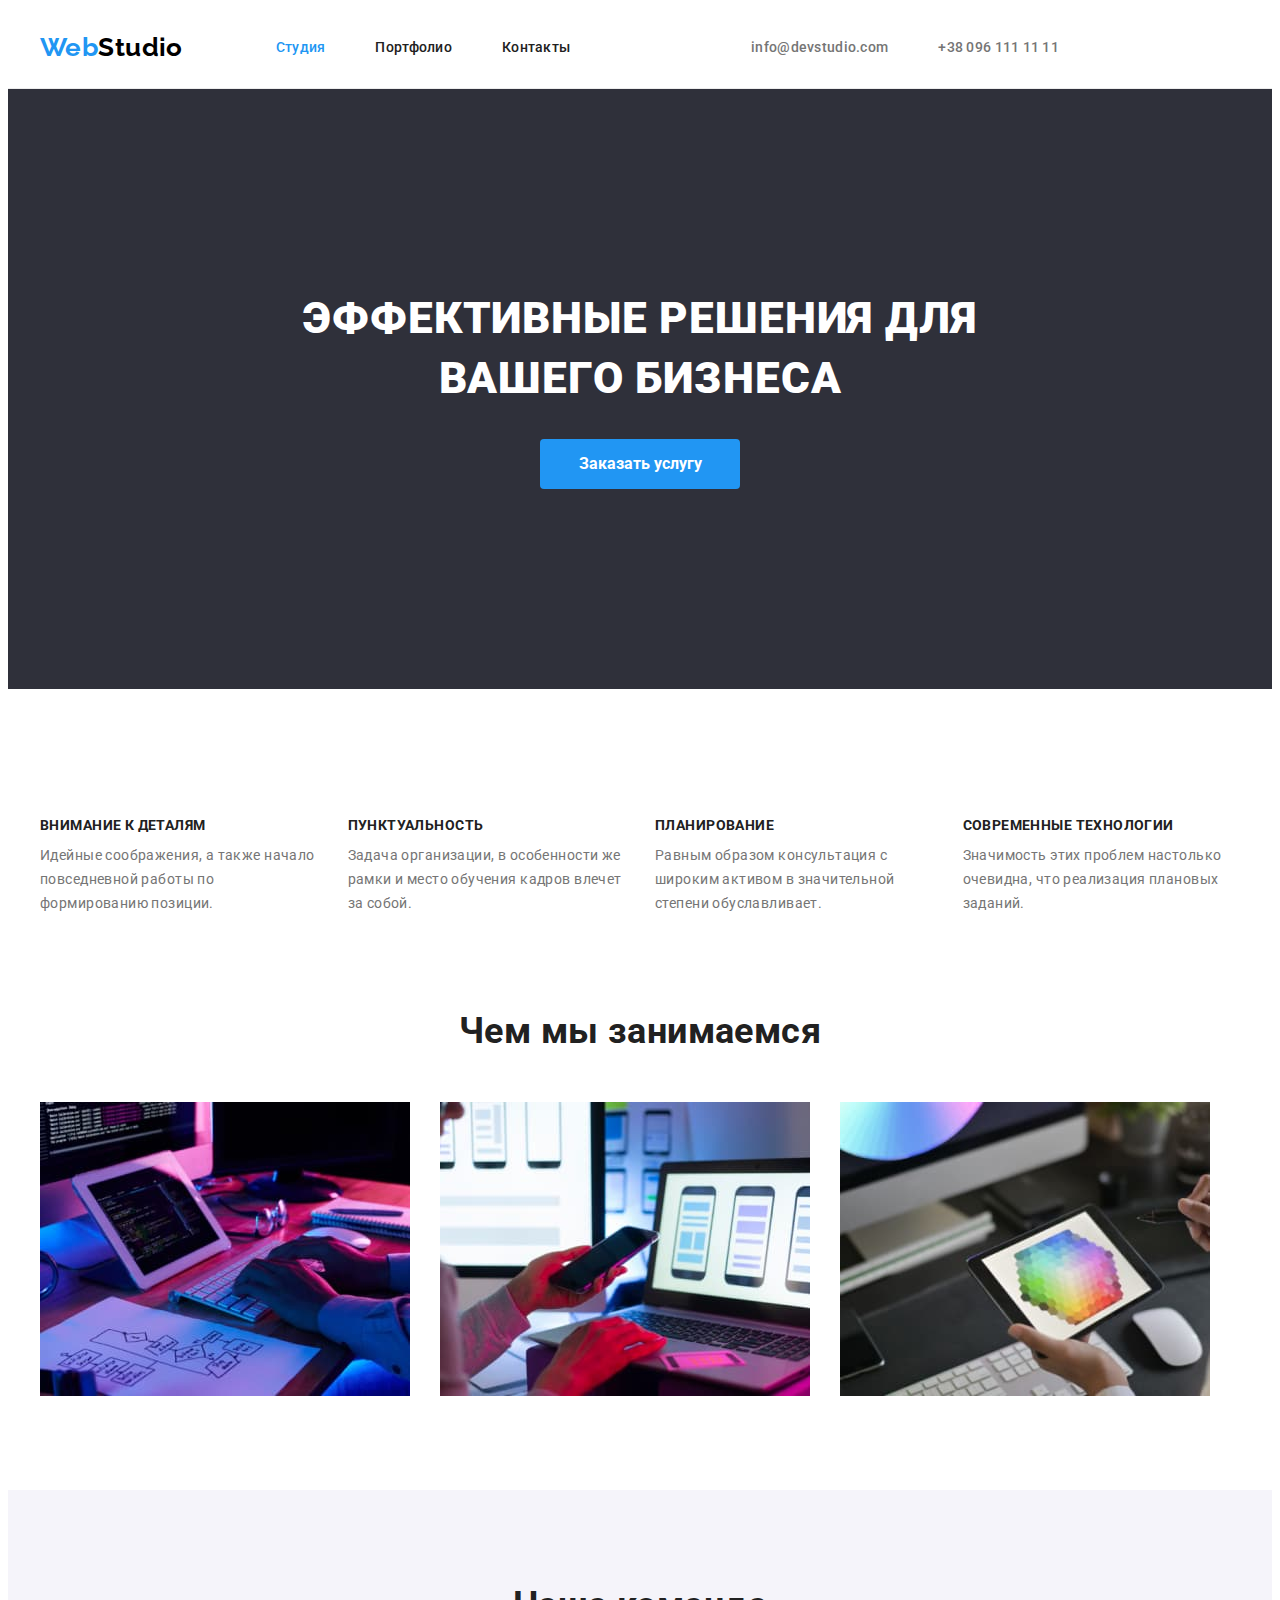
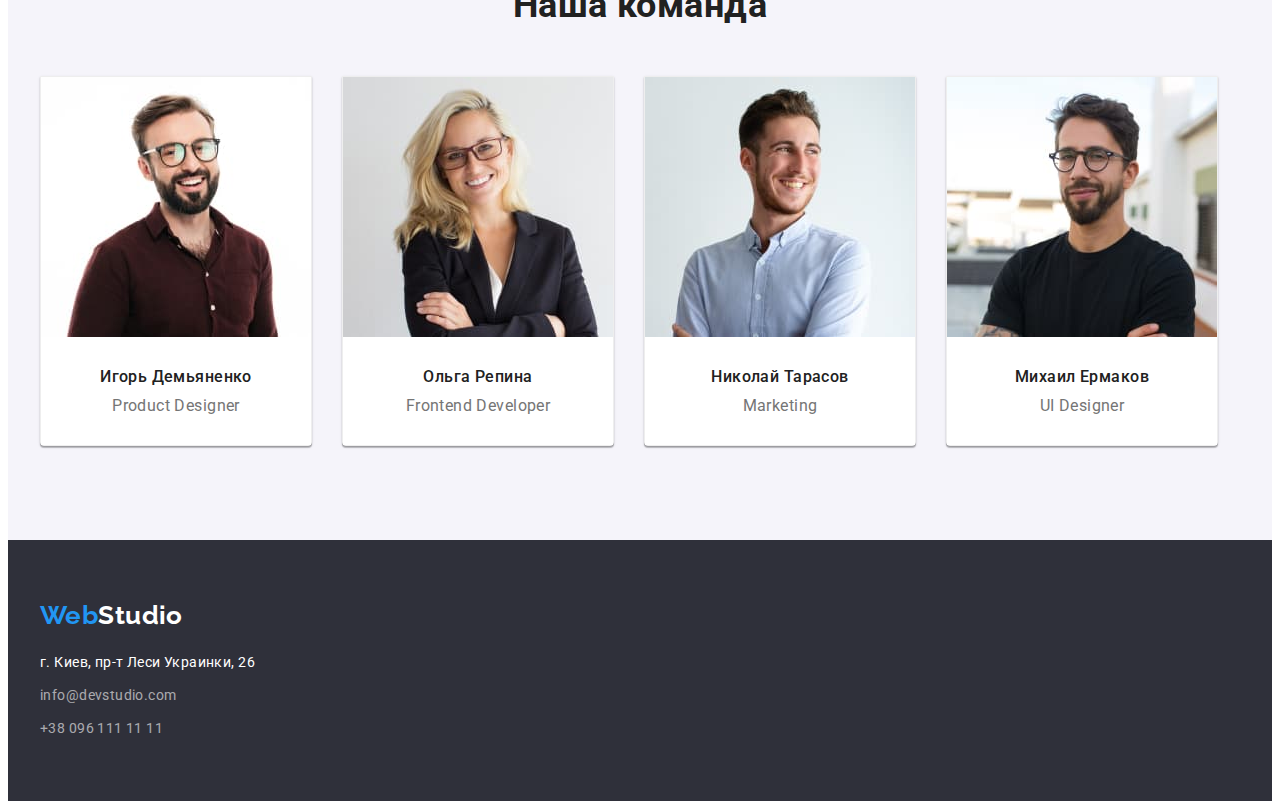
<file: index.html>
<!DOCTYPE html>
<html lang="ru">
<head>
    <meta charset="UTF-8">
    <meta http-equiv="X-UA-Compatible" content="IE=edge">
    <meta name="viewport" content="width=device-width, initial-scale=1.0">
    <title>Веб-студия</title>
    <link rel="stylesheet" href="https://cdnjs.cloudflare.com/ajax/libs/modern-normalize/1.1.0/modern-normalize.min.css"
        integrity="sha512-wpPYUAdjBVSE4KJnH1VR1HeZfpl1ub8YT/NKx4PuQ5NmX2tKuGu6U/JRp5y+Y8XG2tV+wKQpNHVUX03MfMFn9Q=="
        crossorigin="anonymous" referrerpolicy="no-referrer" />
    <link href="https://fonts.googleapis.com/css2?family=Raleway:wght@700&family=Roboto:wght@400;500;700;900&display=swap"
        rel="stylesheet">
    <link rel="stylesheet" href="https://cdnjs.cloudflare.com/ajax/libs/modern-normalize/1.1.0/modern-normalize.min.css"
        integrity="sha512-wpPYUAdjBVSE4KJnH1VR1HeZfpl1ub8YT/NKx4PuQ5NmX2tKuGu6U/JRp5y+Y8XG2tV+wKQpNHVUX03MfMFn9Q=="
        crossorigin="anonymous" referrerpolicy="no-referrer" />
    <link rel="stylesheet" href="./css/styles.css">
</head>
<body>
    <!-- * HEADER *-->
    <header class="header">
        <div class="container main-nav">
        <nav class="nav">
            <a href="/" class="logo link">
                <span>Web</span>Studio
            </a>
            <ul class="site-nav list">
                <li class="site-nav-li"><a href="./index.html" class="link current">Студия</a></li>
                <li class="site-nav-li"><a href="./portfolio.html" class="link">Портфолио</a></li>
                <li class="site-nav-li"><a href="" class="link">Контакты</a></li>
            </ul>
        </nav>
        <div class="outh-contact">
        <ul class="outh-nav list">
            <li class="outh-nav-li"><a href="mailto:info@devstudio.com" class="link">info@devstudio.com</a></li>
            <li class="outh-nav-li"><a href="tel:+380961111111" class="link">+38 096 111 11 11</a></li>
        </ul>
        </div>
        </div>
    </header>
    
    <main>
        <!--------------- HERO --------------------->
        <section class="hero">
            <div class="container">
            <h1 class="hero-title">Эффективные решения для вашего бизнеса</h1>
            <button type="button" class="hero-button">Заказать услугу</button>       
            </div>
        </section>

        <!-------------- Особенности ---------------->
        <section class="section">
            <div class="container">
            <h2 class="peculiarities">Особенности работы веб студии</h2>
            <ul class="features list">
                <li class="sektion-list">
                    <h3 class="section-title">Внимание к деталям</h3>
                    <p>Идейные соображения, а также начало повседневной работы по формированию позиции.</p>
                </li>
                <li class="sektion-list">
                    <h3 class="section-title">Пунктуальность</h3>
                    <p>Задача организации, в особенности же рамки и место обучения кадров влечет за собой.</p>
                </li>
                <li class="sektion-list">
                    <h3 class="section-title">Планирование</h3>
                    <p>Равным образом консультация с широким активом в значительной степени обуславливает.</p>
                </li>
                <li class="sektion-list">
                    <h3 class="section-title">Современные технологии</h3>
                    <p>Значимость этих проблем настолько очевидна, что реализация плановых заданий.</p>
                </li>
            </ul>
            </div>
        </section>
        
        <!---------- Чем занимаются ---------->
        <section class="classes">
            <div class="container">
            <h2 class="section-title-common">Чем мы занимаемся</h2>
            <ul class="items list">
                <li class="items-img">
                   <img src="./images/box1.jpg" alt="человек набирает програмный код" width="370" height="294"/>
                </li>
                <li class="items-img">
                    <img src="./images/box2.jpg" alt="конструкторы мобильных приложений" width="370" height="294" />
                </li>
                <li class="items-img">
                    <img src="./images/box3.jpg" alt="планшет с цветовой круговой гаммой" width="370" height="294" />
                </li>
            </ul>
    
            </div>
        </section>

        <!-------------------- Team ------------------->
        <section class="section section-team">
            <div class="container">
            <h2 class="section-title-common">Наша команда</h2>
            <ul class="team list">
                <li class="resume">
                    <img class="photo" src="./images/img.jpg" alt="фото Игоря Демьяненко" width="270" height="260" />
                    <div class="desc">
                    <h3 class="name">Игорь Демьяненко</h3>
                    <p lang="eng" class="profession">Product Designer</p>
                    </div>
                </li>
                <li class="resume">
                    <img class="photo"src="./images/img-1.jpg" alt="фото Ольги Репеной" width="270" height="260" />
                    <div class="desc">
                    <h3 class="name">Ольга Репина</h3>
                    <p lang="eng" class="profession"   >Frontend Developer</p>
                    </div>
                </li>
                <li class="resume">
                    <img class="photo"src="./images/img-2.jpg" alt="фото Николая Тарасова" width="270" height="260" />
                    <div class="desc">
                    <h3 class="name">Николай Тарасов</h3>
                    <p lang="eng" class="profession">Marketing</p>
                    </div>
                </li>
                <li class="resume">
                    <img class="photo"src="./images/img-3.jpg" alt="фото Михаила Ермакова" width="270" height="260" />
                    <div class="desc">
                    <h3 class="name">Михаил Ермаков</h3>
                    <p lang="eng" class="profession"> UI Designer </p>
                    </div>
                </li>
            </ul>
            </div>
        </section>
    
    </main>

    <!-------------- FOOTER ---------------------->
    <footer class="page-footer">
        <div class="container">
        <a href="/" class="logo-footer link">
            <span>Web</span>Studio
        </a>
        <address>
            <ul class="footer-list list">
                <li class="footer-list-item"><a href="https://goo.gl/maps/BhmrnXZtfYNDPZvGA" target="_blank" title="г. Киев, пр-т Леси Украинки, 26"
                        class="link">
                        г. Киев, пр-т Леси Украинки, 26
                    </a></li>
                <li class="footer-list-item"><a href="mailto:info@devstudio.com" class="link contacts">info@devstudio.com</a></li>
                <li class="footer-list-item"><a href="tel:+380961111111" class="link contacts">+38 096 111 11 11</a></li>
            </ul>
        </address>
        </div>
    
    </footer>
</body>
</html>
</file>
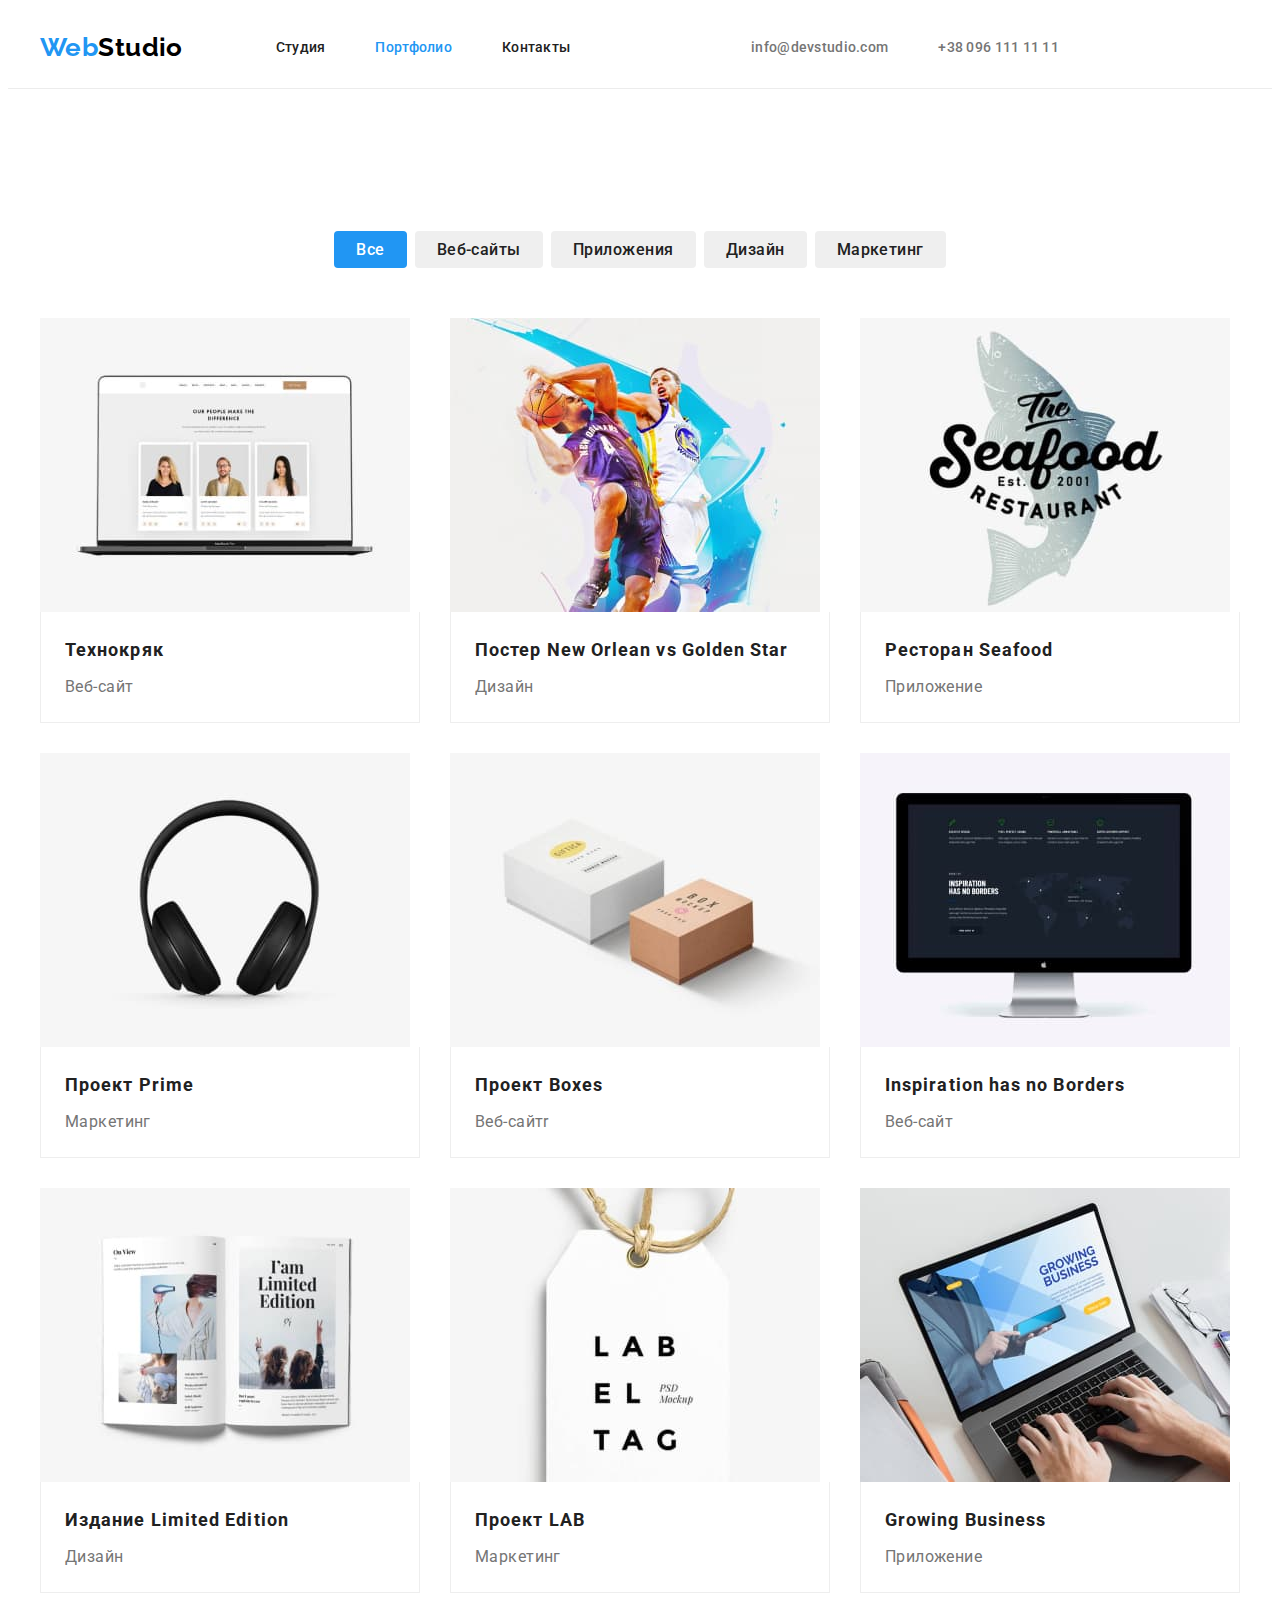
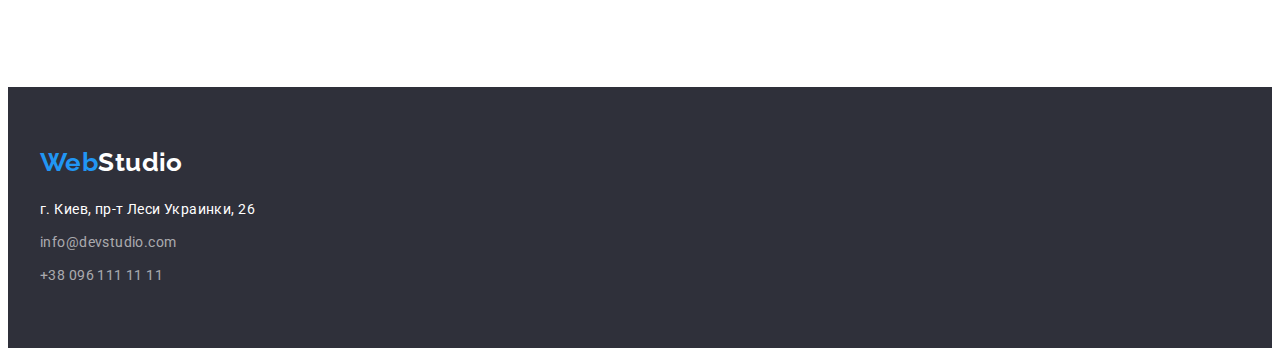
<file: portfolio.html>
<!DOCTYPE html>
<html lang="ru">

<head>
    <meta charset="UTF-8">
    <meta http-equiv="X-UA-Compatible" content="IE=edge">
    <meta name="viewport" content="width=device-width, initial-scale=1.0">
    <title>Веб-студия|Портфолио</title>
    <link rel="stylesheet" href="https://cdnjs.cloudflare.com/ajax/libs/modern-normalize/1.1.0/modern-normalize.min.css"
        integrity="sha512-wpPYUAdjBVSE4KJnH1VR1HeZfpl1ub8YT/NKx4PuQ5NmX2tKuGu6U/JRp5y+Y8XG2tV+wKQpNHVUX03MfMFn9Q=="
        crossorigin="anonymous" referrerpolicy="no-referrer" />
    <link href="https://fonts.googleapis.com/css2?family=Raleway:wght@700&family=Roboto:wght@400;500;700;900&display=swap"
        rel="stylesheet">
    <link rel="stylesheet" href="https://cdnjs.cloudflare.com/ajax/libs/modern-normalize/1.1.0/modern-normalize.min.css"
            integrity="sha512-wpPYUAdjBVSE4KJnH1VR1HeZfpl1ub8YT/NKx4PuQ5NmX2tKuGu6U/JRp5y+Y8XG2tV+wKQpNHVUX03MfMFn9Q=="
            crossorigin="anonymous" referrerpolicy="no-referrer" />
    <link rel="stylesheet" href="./css/styles.css">
</head>

<body>
    <header class="header">
        <div class="container main-nav">
            <nav class="nav">
                <a href="/" class="logo link">
                    <span>Web</span>Studio
                </a>
                <ul class="site-nav list">
                    <li class="site-nav-li"><a href="./index.html" class="link ">Студия</a></li>
                    <li class="site-nav-li"><a href="./portfolio.html" class="link current">Портфолио</a></li>
                    <li class="site-nav-li"><a href="" class="link">Контакты</a></li>
                </ul>
            </nav>
            <div class="outh-contact">
                <ul class="outh-nav list">
                    <li class="outh-nav-li"><a href="mailto:info@devstudio.com" class="link">info@devstudio.com</a></li>
                    <li class="outh-nav-li"><a href="tel:+380961111111" class="link">+38 096 111 11 11</a></li>
                </ul>
            </div>
        </div>
    </header>

    <main>
        <section class="section">
            <div class="container">
        <h1 class="portfolio">Портфолио</h1>
            <ul class="section-nav list">
                <li class="portfolio-button">
                    <button type="button" class="button current">Все</button>
                </li>
                <li class="portfolio-button">
                    <button type="button" class="button">Веб-сайты</button>
                </li>
                <li class="portfolio-button">
                    <button type="button" class="button">Приложения</button>
                </li>
                <li class="portfolio-button">
                    <button type="button" class="button">Дизайн</button>
                </li>
                <li class="portfolio-button">
                    <button type="button" class="button">Маркетинг</button>
                </li>
            </ul>
        
            <ul class="work-exemple list">
                <li class="work-list">
                    <img src="./images/prtfl.jpg" alt="Первый пример работы" width="370" height="294" />
                <div class="portfolio-desc">
                    <h3 class="type">Технокряк</h3>
                    <p class="work-text">Веб-сайт</p>
                </div>
                </li>
                <li class="work-list">
                    <img src="./images/prtfl1.jpg" alt="Второй пример работы" width="370" height="294" />
                <div class="portfolio-desc">
                     <h3 class="type">Постер New Orlean vs Golden Star</h3>
                    <p class="work-text">Дизайн</p>
                 </div>
                </li>
                <li class="work-list">
                    <img src="./images/prtfl2.jpg" alt="Третий пример работы" width="370" height="294" />
                <div class="portfolio-desc">
                    <h3 class="type">Ресторан Seafood</h3>
                    <p class="work-text">Приложение</p>
                 </div>
                </li>
                <li class="work-list">
                    <img src="./images/prtfl3.jpg" alt="Четвертый пример работы" width="370" height="294" />
                <div class="portfolio-desc">
                    <h3 class="type">Проект Prime</h3>
                    <p class="work-text">Маркетинг</p>
                
                </div>
            </li>
                <li class="work-list">
                    <img src="./images/prtfl4.jpg" alt="Пятый пример работы" width="370" height="294" />
                <div class="portfolio-desc">
                    <h3 class="type">Проект Boxes</h3>
                    <p class="work-text">Веб-сайтr</p>
                
                </div>
            </li>
                <li class="work-list">
                    <img src="./images/prtfl5.jpg" alt="Шестой пример работы" width="370" height="294" />
                <div class="portfolio-desc">
                    <h3 class="type">Inspiration has no Borders</h3>
                    <p class="work-text">Веб-сайт</p>
                
                </div>
            </li>
                <li class="work-list">
                    <img src="./images/prtfl6.jpg" alt="Седьмой пример работы" width="370" height="294" />
                <div class="portfolio-desc">
                    <h3 class="type">Издание Limited Edition</h3>
                    <p class="work-text"> Дизайн</p>

                </div>
            </li>
                <li class="work-list">
                    <img src="./images/prtfl7.jpg" alt="Восьмой пример работы" width="370" height="294" />
                <div class="portfolio-desc">
                    <h3 class="type">Проект LAB</h3>
                    <p class="work-text">Маркетинг</p>
                </div>
            </li>
                <li class="work-list">
                    <img src="./images/prtfl8.jpg" alt="Девятый пример работы" width="370" height="294" />
                <div class="portfolio-desc">
                    <h3 class="type">Growing Business</h3>
                    <p class="work-text">Приложение</p>
                </div>
            </li>
            </ul>
            </div>
        </section>      
    </main>
     <!-------------- FOOTER ---------------------->
    <footer class="page-footer">
        <div class="container">
            <a href="/" class="logo-footer link">
                <span>Web</span>Studio
            </a>
            <address>
                <ul class="footer-list list">
                    <li class="footer-list-item"><a href="https://goo.gl/maps/BhmrnXZtfYNDPZvGA" target="_blank"
                            title="г. Киев, пр-т Леси Украинки, 26" class="link">
                            г. Киев, пр-т Леси Украинки, 26
                        </a></li>
                    <li class="footer-list-item"><a href="mailto:info@devstudio.com"
                            class="link contacts">info@devstudio.com</a></li>
                    <li class="footer-list-item"><a href="tel:+380961111111" class="link contacts">+38 096 111 11 11</a>
                    </li>
                </ul>
            </address>
        </div>
    
    </footer>
</body>

</html>
</file>
<file: css/styles.css>
/* цвет основного текса color: #757575;  */
/* Цвет вторичного текста color: #212121; */
/* Акцент #2196F3; */
/* Цвет основного фона #ffffff;*/
/* Цвет фона Футера background: #2F303A; */
/* Цвет вторичного фона #F5F4FA; */
:root {
  --primary-tex-color: #212121;
  --title-text-color: #757575;
  --accent-color: #2196f3;
  --title-background-color: #ffffff;
  --botton-background-color: #f5f4fa;
  --fuuter-background-color: #2f303a;
  --prymary-background-color: #e5e5e5;
}

body {
  color: var(--title-text-color);
  background-color: var(--primary-background-color);

  font-family: Roboto, sans-serif;
  font-size: 14px;
  line-height: 1.7;
  letter-spacing: 0.03em;
}

p,
h1,
h2,
h3,
h4,
h5,
h6 {
  margin: 0;
}
ul {
  margin: 0;
  padding-left: 0;
}

img {
  display: block;
  max-width: 100%;
  height: auto;
}

.list {
  list-style: none;
}
.link {
  text-decoration: none;
}

.container {
  width: 1200px;
  padding-left: 15px;
  padding-right: 15px;
  margin-left: auto;
  margin-right: auto;
}

/* ---------------------HEADER -------------------*/
.header {
  background-color: var(--title-background-color);

  font-weight: 500;
  font-size: 14px;
  line-height: 1.14;

  border-bottom: 1px solid #ececec;
}

.logo {
  display: flex;
  padding: 24px 0;
  margin-right: 93px;

  color: #000000;

  font-family: Raleway, sans-serif;
  font-weight: 700;
  font-size: 26px;
  line-height: 1.2;
}
.logo span {
  color: var(--accent-color);
}
.outh-contact {
  margin: 0 auto;
}

/*-------------------header navigation -------------------------- */
.main-nav {
  display: flex;
  align-items: center;
}
.nav {
  display: flex;
}

.site-nav {
  display: flex;
  align-items: center;
}
/* .site-nav-li:nth-child(-n + 2) {
  margin-right: 50px;
} */
.site-nav-li:not(:last-child) {
  margin-right: 50px;
}

.site-nav .link {
  display: block;
  padding: 32px 0;

  color: var(--primary-tex-color);
  letter-spacing: 0.02em;
}
.site-nav .link:hover,
.site-nav .link:focus {
  color: var(--accent-color);
}
.site-nav .link.current {
  color: var(--accent-color);
}

.outh-nav {
  display: flex;
}
.outh-nav-li:not(:last-child) {
  margin-right: 50px;
}

.outh-nav .link {
  display: block;
  padding: 32px 0;

  color: var(--title-text-color);

  letter-spacing: 0.02em;
}
.outh-nav .link:hover,
.outh-nav .link:focus {
  color: var(--accent-color);
}

/* -------------------------PORTFOLIO -----------------------*/

.portfolio {
  visibility: hidden;
}

/* -----------------------Button nav-------------------------*/
.section-nav .button {
  display: inline-block;
  border-radius: 4px;
  padding: 6px 22px;

  color: var(--primary-tex-color);

  font-family: Roboto, sans-serif;
  text-align: center;
  font-style: normal;
  font-weight: 500;
  font-size: 16px;
  line-height: 1.62;
  cursor: pointer;
  border: none;
  letter-spacing: 0.03em;
}
.section-nav {
  display: flex;
  margin-bottom: 50px;
  justify-content: center;
}

.section-nav .button:hover,
.section-nav .button:focus {
  color: var(--title-background-color);
  background-color: var(--accent-color);
}
.section-nav .button.current {
  color: var(--title-background-color);
  background-color: var(--accent-color);
}
.portfolio-button:not(:last-child) {
  margin-right: 8px;
}

/* -----------WORK Portfolio---------------- */

.work-exemple {
  display: flex;
  flex-wrap: wrap;
  margin-right: -30px;
  margin-bottom: -30px;

  font-size: 16px;
  line-height: 1.87;
}

.work-list {
  flex-basis: calc(100% / 3 - 30px);
  margin-right: 30px;
  margin-bottom: 30px;

  box-sizing: border-box;
}

.portfolio-desc {
  border: 1px solid #eeeeee;
  border-top: none;
  padding: 20px 24px;
}
.work-exemple .type {
  margin-bottom: 4px;

  color: var(--primary-tex-color);

  font-weight: 700;
  font-size: 18px;
  line-height: 2;
  letter-spacing: 0.06em;
}
/* ---------------ОСНОВНАЯ СТРАНИЦА-------------------------- */
/* -----------------------Hero ------------------------------*/
.hero {
  padding-top: 200px;
  padding-bottom: 200px;

  color: var(--title-background-color);
  background-color: var(--fuuter-background-color);
  text-align: center;
  letter-spacing: 0.06em;
}
.hero-title {
  max-width: 696px;
  padding: 0 45px;
  margin: 0 auto;
  margin-bottom: 30px;

  font-weight: 900;
  font-size: 44px;
  line-height: 1.36;
  text-transform: uppercase;
}
/* ---------------------HERO BUTTON ------------------- */
.hero-button {
  display: inline-block;
  border: none;
  border-radius: 4px;
  /* padding: 10px 32px; */
  cursor: pointer;

  min-width: 200px;
  height: 50px;

  font-family: inherit;
  color: var(--title-background-color);
  background-color: var(--accent-color);

  font-weight: 700;
  font-size: 16px;
  line-height: 1.88;
}
.hero .button:hover {
  color: var(--title-text-color);
}
/* -----------------------ОСОБЕННОСТИ------------------- */
.section {
  padding-top: 94px;
  padding-bottom: 94px;
}
.features {
  display: flex;
  margin-right: -30px;
}

.peculiarities {
  visibility: hidden;
}
.sektion-list {
  width: calc(100% / 3 - 30px);
  margin-right: 30px;
}

.section-title {
  margin-bottom: 10px;

  color: var(--primary-tex-color);

  font-weight: 700;
  font-size: 14px;
  line-height: 1.14;
  text-transform: uppercase;
}

/* ------------------------Чем занимаемся------------------ */
.classes {
  padding-bottom: 94px;
}
.items {
  display: flex;
}

.items-img:not(:last-child) {
  margin-right: 30px;
}

.section-title-common {
  margin-bottom: 50px;

  color: var(--primary-tex-color);

  font-size: 36px;
  line-height: 1.17;
  text-align: center;
}
/* -------------------------TEAM --------------------------*/
.section-team {
  background-color: var(--botton-background-color);
  text-align: center;
}

.team {
  display: flex;
}
.resume:not(:last-child) {
  margin-right: 30px;
}
.resume {
  box-shadow: 0px 1px 3px rgba(0, 0, 0, 0.12), 0px 1px 1px rgba(0, 0, 0, 0.14),
    0px 2px 1px rgba(0, 0, 0, 0.2);
  border-radius: 0px 0px 4px 4px;
  border: 1px solid #eeeeee;
}

.desc {
  /* box-shadow: 0px 1px 3px rgba(0, 0, 0, 0.12), 0px 1px 1px rgba(0, 0, 0, 0.14),
    0px 2px 1px rgba(0, 0, 0, 0.2);
  border-radius: 0px 0px 4px 4px;
  border: 1px solid #eeeeee; */
  padding: 30px 0;
  background: var(--title-background-color);
}

/* .photo {
  margin-bottom: 30px;
} */
.name {
  margin-bottom: 10px;

  color: var(--primary-tex-color);

  font-weight: 500;
  font-size: 16px;
  line-height: 1.19;
}
/* .profession {
  margin-bottom: 30px;
} */
.team .resume {
  background-color: var(--title-background-color);

  font-size: 16px;
  line-height: 1.19;
}
/* -------------------FUOOTER---------------------- */
.page-footer {
  padding: 60px 0;

  background-color: var(--fuuter-background-color);
}

.logo-footer {
  display: block;
  margin-bottom: 20px;

  color: var(--title-background-color);
  font-family: Raleway, sans-serif;
  font-weight: 700;
  font-size: 26px;
  line-height: 1.2;
}
.logo-footer span {
  color: var(--accent-color);
}

.page-footer .link {
  color: var(--title-background-color);
  font-style: normal;
}
.page-footer .contacts {
  color: rgba(255, 255, 255, 0.6);
}
.list .link:hover,
.list .link:focus {
  color: var(--accent-color);
}

/* .footer-list {
  display: block;
} */

.footer-list-item {
  display: block;
}
/* .footer-list-item:nth-child(-n + 2) {
  margin-bottom: 9px;
} */
.footer-list-item:not(:last-child) {
  margin-bottom: 9px;
}
</file>
